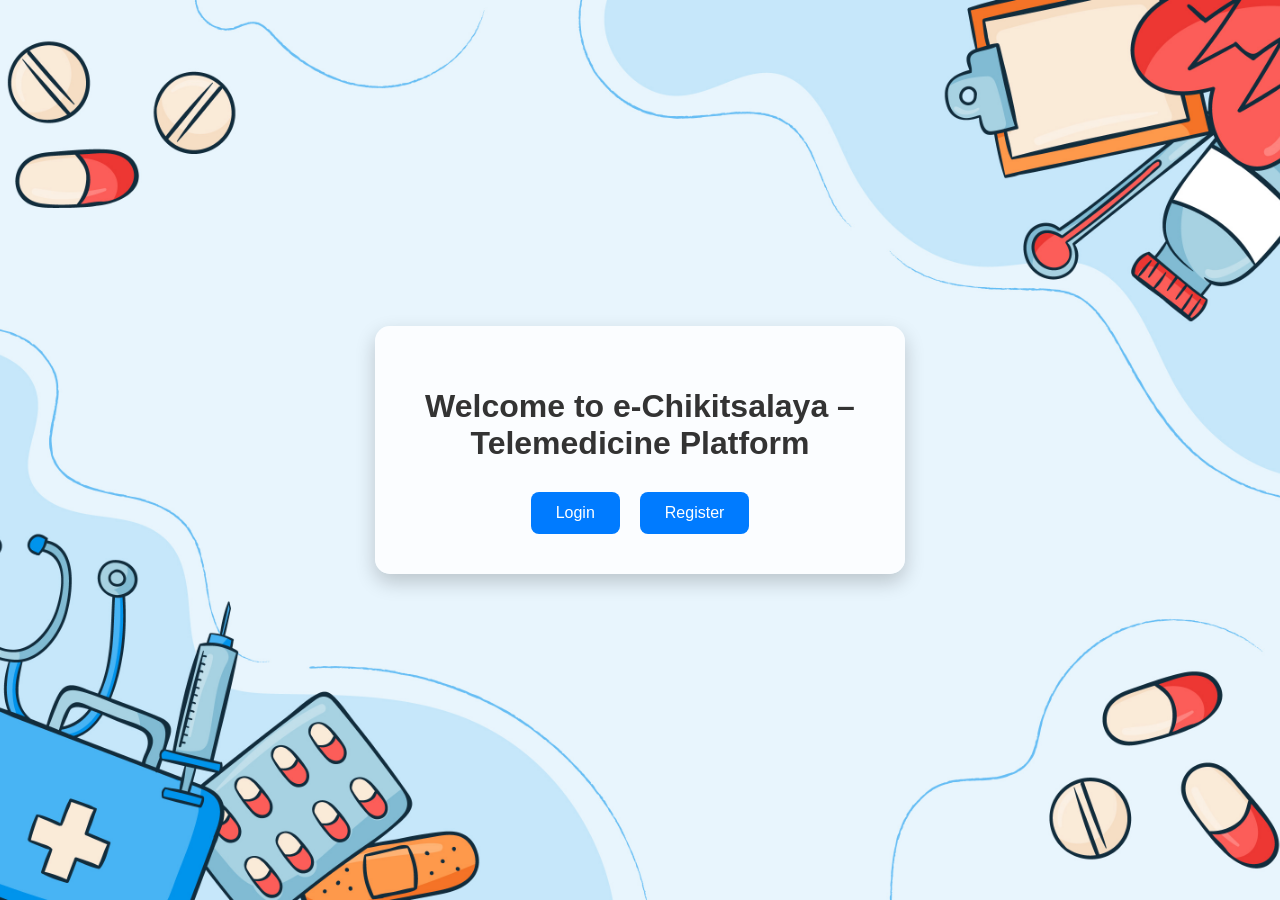
<file: templates/index.html>
<!DOCTYPE html>
<html lang="en">
  <head>
    <meta charset="UTF-8" />
    <title>Doctor Appointment System</title>

    <link rel="stylesheet" href="/static/index_style.css" />
  </head>
  <body>
    <div class="container">
      <h1>
        Welcome to e-Chikitsalaya – <br />
        Telemedicine Platform
      </h1>
      <div class="buttons">
        <a href="/login" class="btn">Login</a>
        <a href="/register" class="btn">Register</a>
      </div>
    </div>
  </body>
</html>
</file>
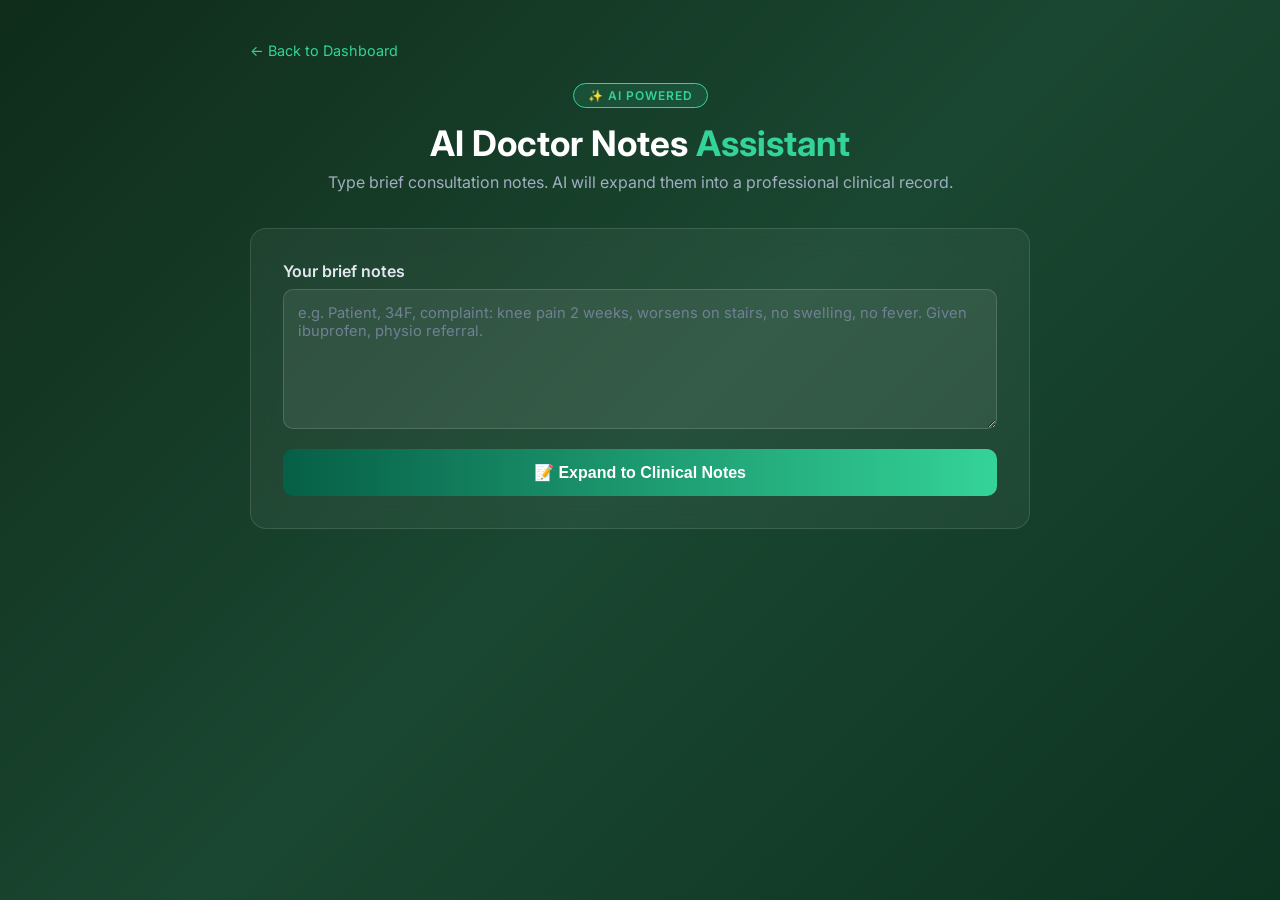
<file: templates/ai_notes_assistant.html>
<!DOCTYPE html>
<html lang="en">
<head>
    <meta charset="UTF-8">
    <meta name="viewport" content="width=device-width, initial-scale=1.0">
    <title>AI Notes Assistant – TeleMed</title>
    <link href="https://fonts.googleapis.com/css2?family=Inter:wght@300;400;600;700&display=swap" rel="stylesheet">
    <style>
        * { margin: 0; padding: 0; box-sizing: border-box; }
        body {
            font-family: 'Inter', sans-serif;
            background: linear-gradient(135deg, #0f2c1a, #1a4731, #0d3321);
            min-height: 100vh;
            color: #fff;
            padding: 40px 20px;
        }
        .container { max-width: 780px; margin: auto; }
        .header { text-align: center; margin-bottom: 36px; }
        .header h1 { font-size: 2.2rem; font-weight: 700; }
        .header h1 span { color: #34d399; }
        .header p { color: #a0aec0; margin-top: 8px; }

        .badge {
            display: inline-block;
            background: rgba(52,211,153,0.12);
            border: 1px solid #34d399;
            color: #34d399;
            padding: 4px 14px;
            border-radius: 20px;
            font-size: 0.75rem;
            font-weight: 600;
            margin-bottom: 14px;
            letter-spacing: 1px;
            text-transform: uppercase;
        }

        .card {
            background: rgba(255,255,255,0.05);
            backdrop-filter: blur(12px);
            border: 1px solid rgba(255,255,255,0.12);
            border-radius: 16px;
            padding: 32px;
            margin-bottom: 24px;
        }

        label { display: block; margin-bottom: 8px; font-weight: 600; color: #e2e8f0; }
        textarea {
            width: 100%;
            padding: 14px;
            border-radius: 10px;
            border: 1px solid rgba(255,255,255,0.15);
            background: rgba(255,255,255,0.07);
            color: #fff;
            font-family: 'Inter', sans-serif;
            font-size: 0.92rem;
            resize: vertical;
            min-height: 140px;
            outline: none;
            transition: border 0.2s;
        }
        textarea:focus { border-color: #34d399; }
        textarea::placeholder { color: #718096; }

        .btn-expand {
            width: 100%;
            padding: 14px;
            margin-top: 16px;
            border: none;
            border-radius: 10px;
            background: linear-gradient(90deg, #065f46, #34d399);
            color: #fff;
            font-size: 1rem;
            font-weight: 700;
            cursor: pointer;
            transition: opacity 0.2s, transform 0.1s;
        }
        .btn-expand:hover { opacity: 0.9; transform: translateY(-1px); }
        .btn-expand:disabled { opacity: 0.6; cursor: not-allowed; }

        .result-box {
            display: none;
            margin-top: 24px;
            background: rgba(52,211,153,0.07);
            border: 1px solid rgba(52,211,153,0.3);
            border-radius: 12px;
            padding: 24px;
            line-height: 1.7;
            white-space: pre-wrap;
            font-size: 0.95rem;
        }
        .result-box.visible { display: block; }

        .copy-btn {
            display: none;
            margin-top: 12px;
            padding: 8px 20px;
            border: 1px solid #34d399;
            border-radius: 8px;
            background: transparent;
            color: #34d399;
            font-size: 0.85rem;
            cursor: pointer;
            transition: background 0.2s;
        }
        .copy-btn:hover { background: rgba(52,211,153,0.12); }
        .copy-btn.visible { display: inline-block; }

        .spinner { display: none; text-align: center; margin-top: 20px; color: #34d399; }
        .spinner.visible { display: block; }

        .nav-link {
            display: inline-block;
            margin-bottom: 24px;
            color: #34d399;
            text-decoration: none;
            font-size: 0.9rem;
        }
        .nav-link:hover { text-decoration: underline; }
    </style>
</head>
<body>
    <div class="container">
        <a href="/dashboard" class="nav-link">← Back to Dashboard</a>
        <div class="header">
            <div class="badge">✨ AI Powered</div>
            <h1>AI Doctor Notes <span>Assistant</span></h1>
            <p>Type brief consultation notes. AI will expand them into a professional clinical record.</p>
        </div>

        <div class="card">
            <label for="notes">Your brief notes</label>
            <textarea id="notes" placeholder="e.g. Patient, 34F, complaint: knee pain 2 weeks, worsens on stairs, no swelling, no fever. Given ibuprofen, physio referral."></textarea>
            <button class="btn-expand" id="expandBtn" onclick="expandNotes()">📝 Expand to Clinical Notes</button>
        </div>

        <div class="spinner" id="spinner">🤖 AI is writing professional notes...</div>
        <div class="result-box" id="result"></div>
        <button class="copy-btn" id="copyBtn" onclick="copyResult()">📋 Copy to Clipboard</button>
    </div>

    <script>
        async function expandNotes() {
            const notes = document.getElementById('notes').value.trim();
            if (!notes) { alert('Please enter your brief notes first.'); return; }

            const btn = document.getElementById('expandBtn');
            const spinner = document.getElementById('spinner');
            const result = document.getElementById('result');
            const copyBtn = document.getElementById('copyBtn');

            btn.disabled = true;
            spinner.classList.add('visible');
            result.classList.remove('visible');
            copyBtn.classList.remove('visible');

            try {
                const res = await fetch('/api/ai/expand-notes', {
                    method: 'POST',
                    headers: { 'Content-Type': 'application/json' },
                    body: JSON.stringify({ notes })
                });
                const data = await res.json();
                result.textContent = data.result || data.error;
                result.classList.add('visible');
                copyBtn.classList.add('visible');
            } catch (e) {
                result.textContent = '⚠️ Something went wrong. Please try again.';
                result.classList.add('visible');
            }

            btn.disabled = false;
            spinner.classList.remove('visible');
        }

        function copyResult() {
            const text = document.getElementById('result').textContent;
            navigator.clipboard.writeText(text).then(() => {
                document.getElementById('copyBtn').textContent = '✅ Copied!';
                setTimeout(() => { document.getElementById('copyBtn').textContent = '📋 Copy to Clipboard'; }, 2000);
            });
        }
    </script>
</body>
</html>
</file>
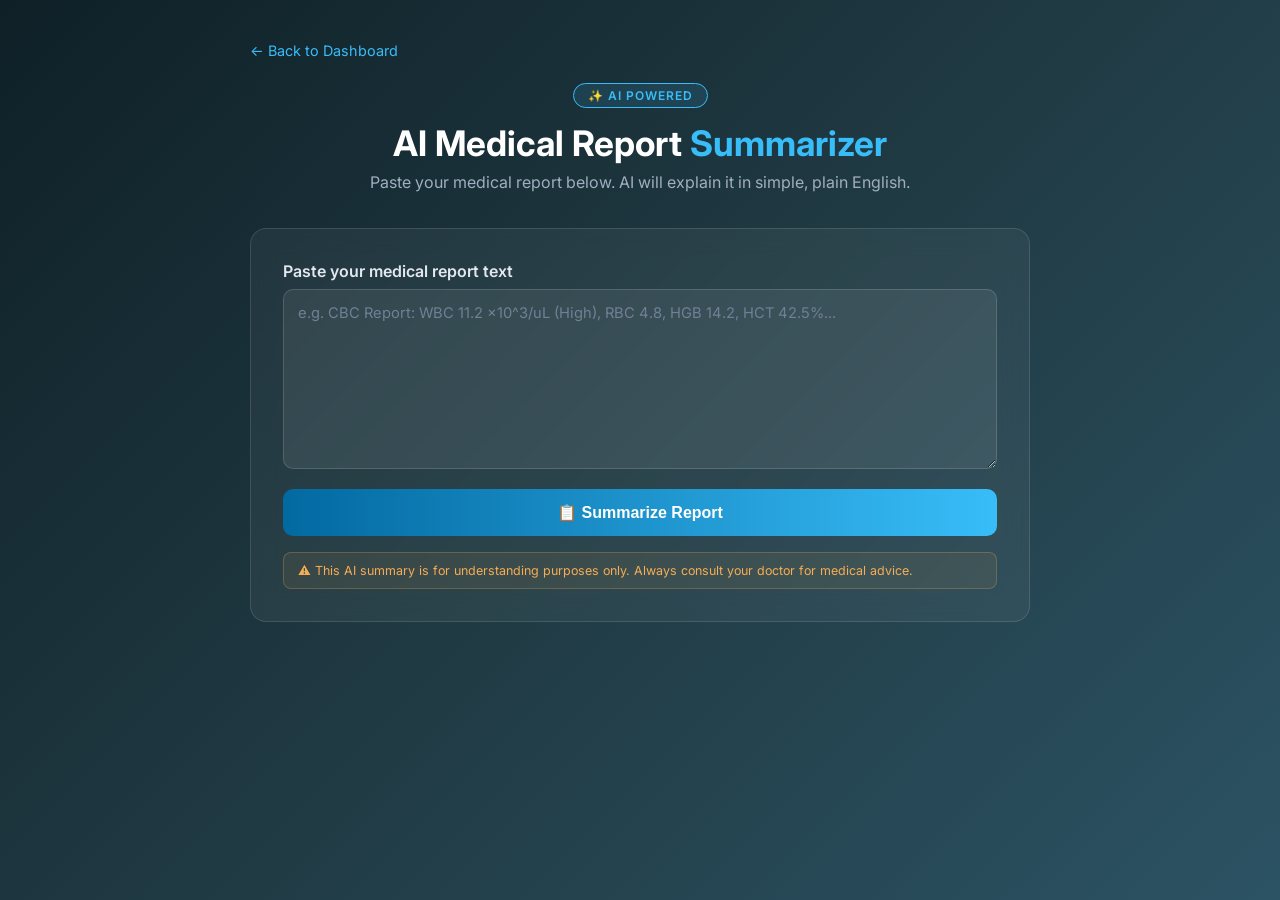
<file: templates/ai_report_summarizer.html>
<!DOCTYPE html>
<html lang="en">
<head>
    <meta charset="UTF-8">
    <meta name="viewport" content="width=device-width, initial-scale=1.0">
    <title>AI Report Summarizer – TeleMed</title>
    <link href="https://fonts.googleapis.com/css2?family=Inter:wght@300;400;600;700&display=swap" rel="stylesheet">
    <style>
        * { margin: 0; padding: 0; box-sizing: border-box; }
        body {
            font-family: 'Inter', sans-serif;
            background: linear-gradient(135deg, #0f2027, #203a43, #2c5364);
            min-height: 100vh;
            color: #fff;
            padding: 40px 20px;
        }
        .container { max-width: 780px; margin: auto; }
        .header { text-align: center; margin-bottom: 36px; }
        .header h1 { font-size: 2.2rem; font-weight: 700; }
        .header h1 span { color: #38bdf8; }
        .header p { color: #a0aec0; margin-top: 8px; }

        .badge {
            display: inline-block;
            background: rgba(56,189,248,0.12);
            border: 1px solid #38bdf8;
            color: #38bdf8;
            padding: 4px 14px;
            border-radius: 20px;
            font-size: 0.75rem;
            font-weight: 600;
            margin-bottom: 14px;
            letter-spacing: 1px;
            text-transform: uppercase;
        }

        .card {
            background: rgba(255,255,255,0.05);
            backdrop-filter: blur(12px);
            border: 1px solid rgba(255,255,255,0.12);
            border-radius: 16px;
            padding: 32px;
            margin-bottom: 24px;
        }

        label { display: block; margin-bottom: 8px; font-weight: 600; color: #e2e8f0; }
        textarea {
            width: 100%;
            padding: 14px;
            border-radius: 10px;
            border: 1px solid rgba(255,255,255,0.15);
            background: rgba(255,255,255,0.07);
            color: #fff;
            font-family: 'Inter', sans-serif;
            font-size: 0.92rem;
            resize: vertical;
            min-height: 180px;
            outline: none;
            transition: border 0.2s;
        }
        textarea:focus { border-color: #38bdf8; }
        textarea::placeholder { color: #718096; }

        .btn-analyze {
            width: 100%;
            padding: 14px;
            margin-top: 16px;
            border: none;
            border-radius: 10px;
            background: linear-gradient(90deg, #0369a1, #38bdf8);
            color: #fff;
            font-size: 1rem;
            font-weight: 700;
            cursor: pointer;
            transition: opacity 0.2s, transform 0.1s;
        }
        .btn-analyze:hover { opacity: 0.9; transform: translateY(-1px); }
        .btn-analyze:disabled { opacity: 0.6; cursor: not-allowed; }

        .result-box {
            display: none;
            margin-top: 24px;
            background: rgba(56,189,248,0.07);
            border: 1px solid rgba(56,189,248,0.3);
            border-radius: 12px;
            padding: 24px;
            line-height: 1.7;
            white-space: pre-wrap;
            font-size: 0.95rem;
        }
        .result-box.visible { display: block; }

        .spinner { display: none; text-align: center; margin-top: 20px; color: #38bdf8; }
        .spinner.visible { display: block; }

        .disclaimer {
            font-size: 0.78rem;
            color: #f6ad55;
            background: rgba(246,173,85,0.08);
            border: 1px solid rgba(246,173,85,0.25);
            border-radius: 8px;
            padding: 10px 14px;
            margin-top: 16px;
        }
        .nav-link {
            display: inline-block;
            margin-bottom: 24px;
            color: #38bdf8;
            text-decoration: none;
            font-size: 0.9rem;
        }
        .nav-link:hover { text-decoration: underline; }
    </style>
</head>
<body>
    <div class="container">
        <a href="/dashboard" class="nav-link">← Back to Dashboard</a>
        <div class="header">
            <div class="badge">✨ AI Powered</div>
            <h1>AI Medical Report <span>Summarizer</span></h1>
            <p>Paste your medical report below. AI will explain it in simple, plain English.</p>
        </div>

        <div class="card">
            <label for="report">Paste your medical report text</label>
            <textarea id="report" placeholder="e.g. CBC Report: WBC 11.2 x10^3/uL (High), RBC 4.8, HGB 14.2, HCT 42.5%..."></textarea>
            <button class="btn-analyze" id="analyzeBtn" onclick="summarizeReport()">📋 Summarize Report</button>
            <div class="disclaimer">⚠️ This AI summary is for understanding purposes only. Always consult your doctor for medical advice.</div>
        </div>

        <div class="spinner" id="spinner">🤖 AI is reading your report...</div>
        <div class="result-box" id="result"></div>
    </div>

    <script>
        async function summarizeReport() {
            const report = document.getElementById('report').value.trim();
            if (!report) { alert('Please paste your medical report first.'); return; }

            const btn = document.getElementById('analyzeBtn');
            const spinner = document.getElementById('spinner');
            const result = document.getElementById('result');

            btn.disabled = true;
            spinner.classList.add('visible');
            result.classList.remove('visible');

            try {
                const res = await fetch('/api/ai/summarize-report', {
                    method: 'POST',
                    headers: { 'Content-Type': 'application/json' },
                    body: JSON.stringify({ report })
                });
                const data = await res.json();
                result.textContent = data.result || data.error;
                result.classList.add('visible');
            } catch (e) {
                result.textContent = '⚠️ Something went wrong. Please try again.';
                result.classList.add('visible');
            }

            btn.disabled = false;
            spinner.classList.remove('visible');
        }
    </script>
</body>
</html>
</file>
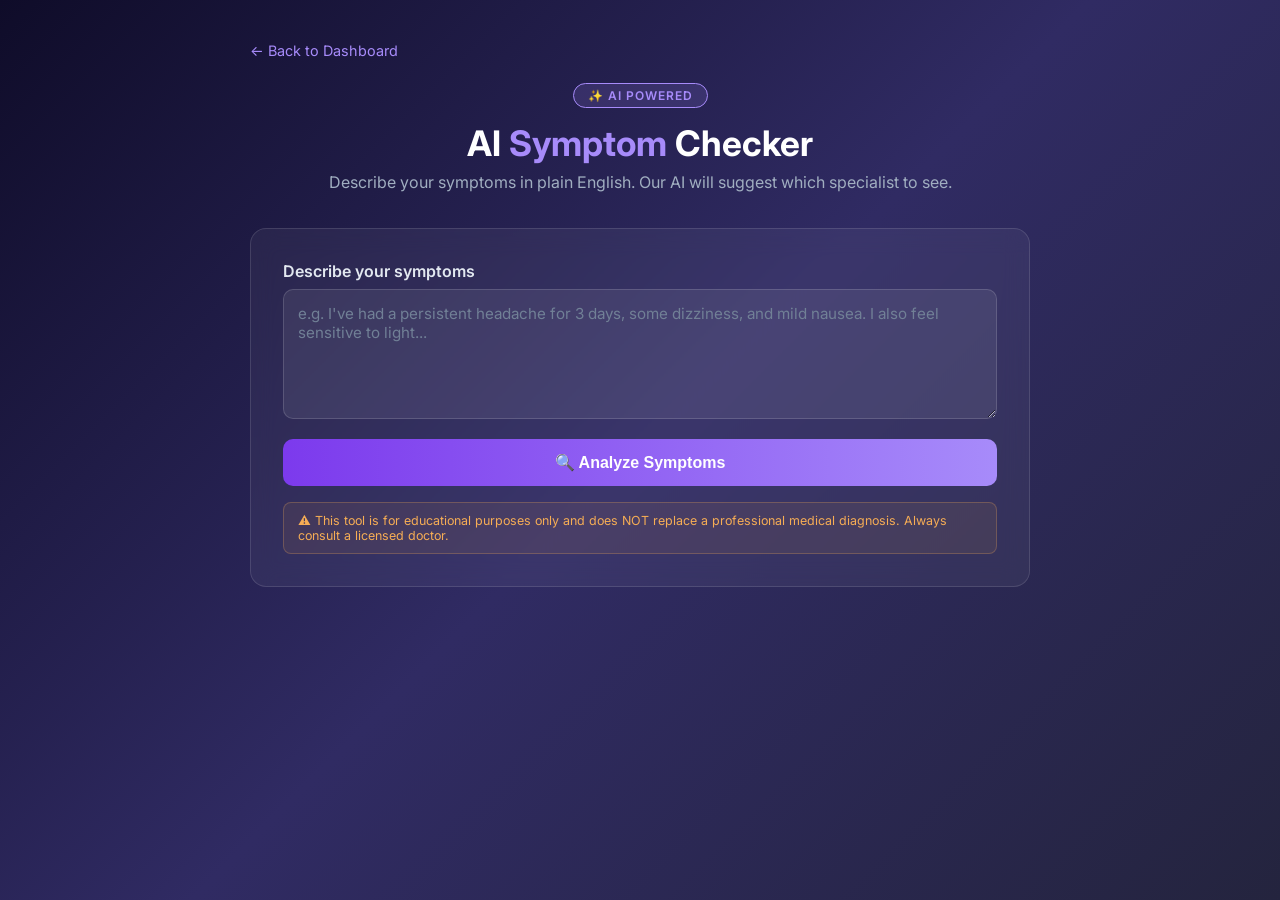
<file: templates/ai_symptom_checker.html>
<!DOCTYPE html>
<html lang="en">
<head>
    <meta charset="UTF-8">
    <meta name="viewport" content="width=device-width, initial-scale=1.0">
    <title>AI Symptom Checker – TeleMed</title>
    <link href="https://fonts.googleapis.com/css2?family=Inter:wght@300;400;600;700&display=swap" rel="stylesheet">
    <style>
        * { margin: 0; padding: 0; box-sizing: border-box; }
        body {
            font-family: 'Inter', sans-serif;
            background: linear-gradient(135deg, #0f0c29, #302b63, #24243e);
            min-height: 100vh;
            color: #fff;
            padding: 40px 20px;
        }
        .container { max-width: 780px; margin: auto; }
        .header { text-align: center; margin-bottom: 36px; }
        .header h1 { font-size: 2.2rem; font-weight: 700; }
        .header h1 span { color: #a78bfa; }
        .header p { color: #a0aec0; margin-top: 8px; font-size: 1rem; }

        .badge {
            display: inline-block;
            background: rgba(167,139,250,0.15);
            border: 1px solid #a78bfa;
            color: #a78bfa;
            padding: 4px 14px;
            border-radius: 20px;
            font-size: 0.75rem;
            font-weight: 600;
            margin-bottom: 14px;
            letter-spacing: 1px;
            text-transform: uppercase;
        }

        .card {
            background: rgba(255,255,255,0.05);
            backdrop-filter: blur(12px);
            border: 1px solid rgba(255,255,255,0.12);
            border-radius: 16px;
            padding: 32px;
            margin-bottom: 24px;
        }

        label { display: block; margin-bottom: 8px; font-weight: 600; color: #e2e8f0; }
        textarea {
            width: 100%;
            padding: 14px;
            border-radius: 10px;
            border: 1px solid rgba(255,255,255,0.15);
            background: rgba(255,255,255,0.07);
            color: #fff;
            font-family: 'Inter', sans-serif;
            font-size: 0.95rem;
            resize: vertical;
            min-height: 130px;
            outline: none;
            transition: border 0.2s;
        }
        textarea:focus { border-color: #a78bfa; }
        textarea::placeholder { color: #718096; }

        .btn-analyze {
            width: 100%;
            padding: 14px;
            margin-top: 16px;
            border: none;
            border-radius: 10px;
            background: linear-gradient(90deg, #7c3aed, #a78bfa);
            color: #fff;
            font-size: 1rem;
            font-weight: 700;
            cursor: pointer;
            transition: opacity 0.2s, transform 0.1s;
        }
        .btn-analyze:hover { opacity: 0.9; transform: translateY(-1px); }
        .btn-analyze:disabled { opacity: 0.6; cursor: not-allowed; }

        .result-box {
            display: none;
            margin-top: 24px;
            background: rgba(167,139,250,0.08);
            border: 1px solid rgba(167,139,250,0.3);
            border-radius: 12px;
            padding: 24px;
            line-height: 1.7;
            white-space: pre-wrap;
            font-size: 0.95rem;
        }
        .result-box.visible { display: block; }

        .spinner {
            display: none;
            text-align: center;
            margin-top: 20px;
            color: #a78bfa;
            font-size: 0.9rem;
        }
        .spinner.visible { display: block; }

        .disclaimer {
            font-size: 0.78rem;
            color: #f6ad55;
            background: rgba(246,173,85,0.08);
            border: 1px solid rgba(246,173,85,0.25);
            border-radius: 8px;
            padding: 10px 14px;
            margin-top: 16px;
        }

        .nav-link {
            display: inline-block;
            margin-bottom: 24px;
            color: #a78bfa;
            text-decoration: none;
            font-size: 0.9rem;
        }
        .nav-link:hover { text-decoration: underline; }
    </style>
</head>
<body>
    <div class="container">
        <a href="/dashboard" class="nav-link">← Back to Dashboard</a>
        <div class="header">
            <div class="badge">✨ AI Powered</div>
            <h1>AI <span>Symptom</span> Checker</h1>
            <p>Describe your symptoms in plain English. Our AI will suggest which specialist to see.</p>
        </div>

        <div class="card">
            <label for="symptoms">Describe your symptoms</label>
            <textarea id="symptoms" placeholder="e.g. I've had a persistent headache for 3 days, some dizziness, and mild nausea. I also feel sensitive to light..."></textarea>
            <button class="btn-analyze" id="analyzeBtn" onclick="analyzeSymptoms()">🔍 Analyze Symptoms</button>
            <div class="disclaimer">⚠️ This tool is for educational purposes only and does NOT replace a professional medical diagnosis. Always consult a licensed doctor.</div>
        </div>

        <div class="spinner" id="spinner">🤖 AI is analyzing your symptoms...</div>
        <div class="result-box" id="result"></div>
    </div>

    <script>
        async function analyzeSymptoms() {
            const symptoms = document.getElementById('symptoms').value.trim();
            if (!symptoms) { alert('Please describe your symptoms first.'); return; }

            const btn = document.getElementById('analyzeBtn');
            const spinner = document.getElementById('spinner');
            const result = document.getElementById('result');

            btn.disabled = true;
            spinner.classList.add('visible');
            result.classList.remove('visible');

            try {
                const res = await fetch('/api/ai/symptom-check', {
                    method: 'POST',
                    headers: { 'Content-Type': 'application/json' },
                    body: JSON.stringify({ symptoms })
                });
                const data = await res.json();
                result.textContent = data.result || data.error;
                result.classList.add('visible');
            } catch (e) {
                result.textContent = '⚠️ Something went wrong. Please try again.';
                result.classList.add('visible');
            }

            btn.disabled = false;
            spinner.classList.remove('visible');
        }
    </script>
</body>
</html>
</file>
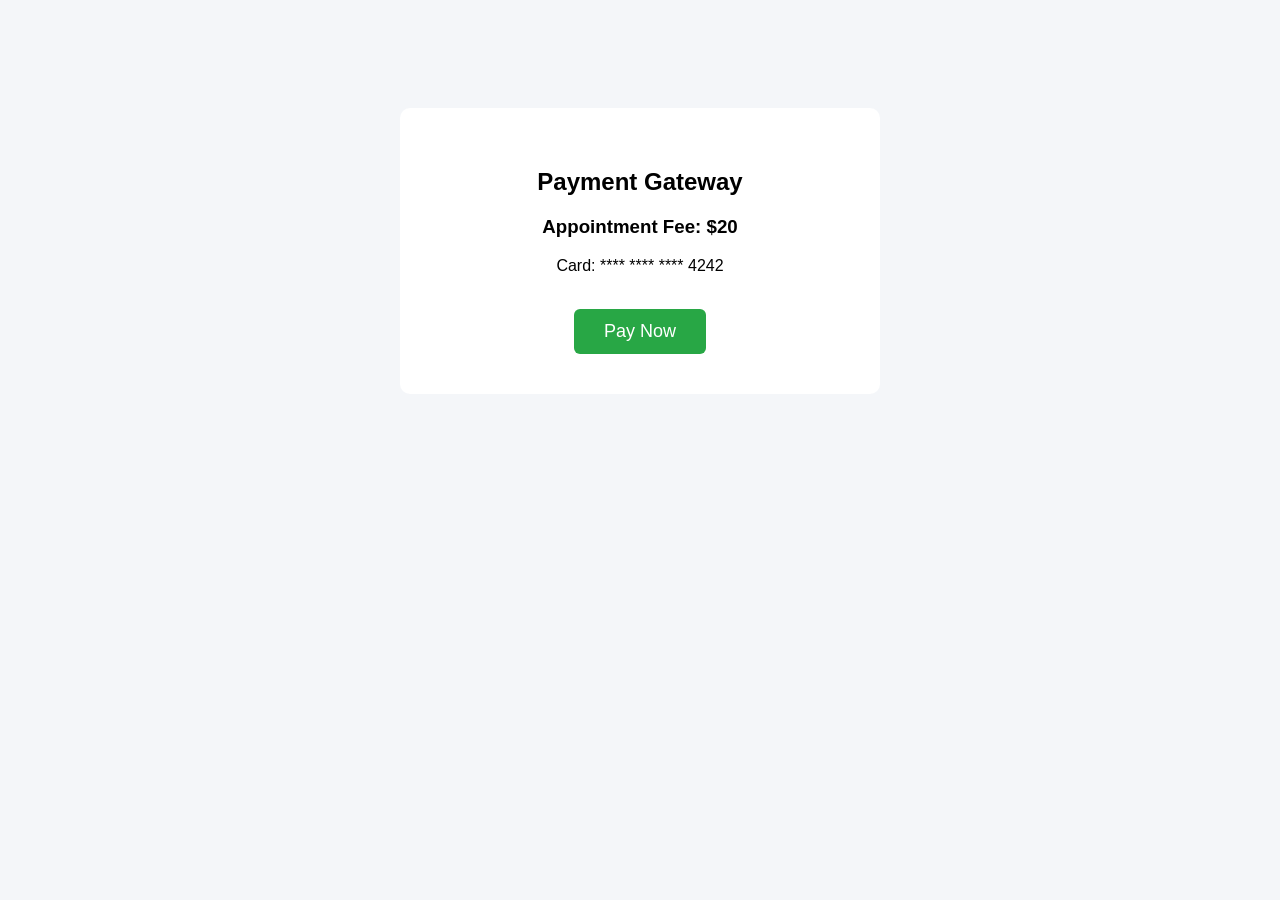
<file: templates/payment.html>
<!DOCTYPE html>
<html>
<head>
    <title>Payment</title>
    <style>
        body{font-family:Arial;background:#f4f6f9;text-align:center;padding-top:100px}
        .box{background:white;padding:40px;border-radius:10px;width:400px;margin:auto}
        button{padding:12px 30px;background:#28a745;color:white;border:none;font-size:18px;border-radius:6px}
    </style>
</head>
<body>
    <div class="box">
        <h2>Payment Gateway</h2>
        <h3>Appointment Fee: $20</h3>
        <p>Card: **** **** **** 4242</p>
        <br>
        <a href="/payment_success">
            <button>Pay Now</button>
        </a>
    </div>
</body>
</html>
</file>
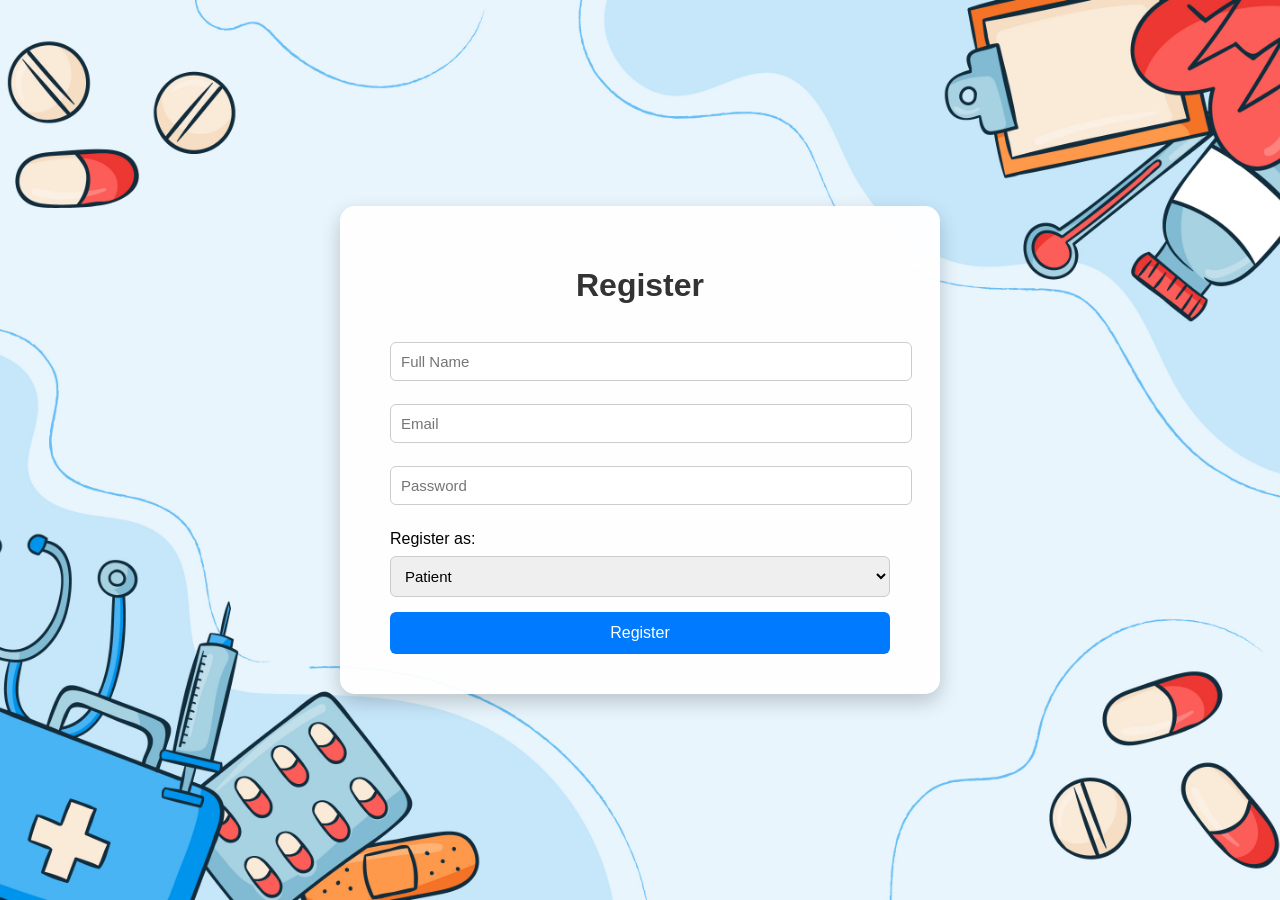
<file: templates/register.html>
<!DOCTYPE html>
<html lang="en">
  <head>
    <meta charset="UTF-8" />
    <title>Register</title>

    <link rel="stylesheet" href="/static/register_style.css" />
  </head>
  <body>
    <div class="container">
      <h1>Register</h1>
      <form method="POST" action="/register">
        <input type="text" name="name" placeholder="Full Name" required />
        <input type="email" name="email" placeholder="Email" required />
        <input
          type="password"
          name="password"
          placeholder="Password"
          required
        />

        <label>Register as:</label>
        <select name="role" onchange="showDoctorFields()" required>
          <option value="patient">Patient</option>
          <option value="doctor">Doctor</option>
        </select>

        <div id="doctor-fields" style="display: none">
          <input
            type="text"
            name="specialization"
            placeholder="Specialization"
          />
          <textarea name="bio" placeholder="Bio"></textarea>
        </div>

        <button type="submit" class="btn">Register</button>
      </form>
      <script>
        function showDoctorFields() {
          const role = document.querySelector('select[name="role"]').value;
          const doctorFields = document.getElementById("doctor-fields");
          doctorFields.style.display = role === "doctor" ? "block" : "none";
        }
      </script>
    </div>
  </body>
</html>
</file>
<file: static/index_style.css>
body,
html {
  height: 100%;
  margin: 0;
  font-family: "Segoe UI", Tahoma, Geneva, Verdana, sans-serif;
  background: url("/static/bg.jpg") no-repeat center center fixed;
  background-size: cover;
  display: flex;
  align-items: center;
  justify-content: center;
}

.container {
  background: rgba(255, 255, 255, 0.85);
  padding: 40px 50px;
  border-radius: 15px;
  text-align: center;
  box-shadow: 0 8px 20px rgba(0, 0, 0, 0.2);
}

h1 {
  margin-bottom: 30px;
  color: #333;
}

.buttons {
  display: flex;
  justify-content: center;
  gap: 20px;
}

.btn {
  text-decoration: none;
  padding: 12px 25px;
  background-color: #007bff;
  color: white;
  border-radius: 8px;
  transition: background-color 0.3s ease;
  font-size: 16px;
}

.btn:hover {
  background-color: #0056b3;
}

@media (max-width: 500px) {
  .buttons {
    flex-direction: column;
    gap: 15px;
  }
}
</file>
<file: static/register_style.css>
html,
body {
  height: 100%;
  margin: 0;
  font-family: "Segoe UI", Tahoma, Geneva, Verdana, sans-serif;
}

body {
  background: url("/static/bg.jpg") no-repeat center center fixed;
  background-size: cover;
  display: flex;
  align-items: center;
  justify-content: center;
  min-height: 100vh;
}

.container {
  background: rgba(255, 255, 255, 0.95);
  padding: 40px 50px;
  border-radius: 15px;
  box-shadow: 0 8px 20px rgba(0, 0, 0, 0.2);
  width: 90%;
  max-width: 500px;
}

h1 {
  text-align: center;
  color: #333;
  margin-bottom: 30px;
}

input,
select,
textarea {
  width: 100%;
  padding: 10px;
  margin: 8px 0 15px 0;
  border: 1px solid #ccc;
  border-radius: 6px;
  font-size: 15px;
}

textarea {
  resize: vertical;
  height: 80px;
}

label {
  font-weight: 500;
  display: block;
  margin-top: 10px;
}

.btn {
  width: 100%;
  background-color: #007bff;
  color: white;
  padding: 12px;
  border: none;
  border-radius: 6px;
  cursor: pointer;
  font-size: 16px;
  transition: background-color 0.3s ease;
}

.btn:hover {
  background-color: #0056b3;
}

input:focus,
select:focus,
textarea:focus,
.btn:focus {
  outline: 2px solid #007bff;
  outline-offset: 2px;
}

@media (max-width: 600px) {
  .container {
    padding: 20px;
  }

  .btn {
    padding: 10px;
    font-size: 15px;
  }
}
</file>
